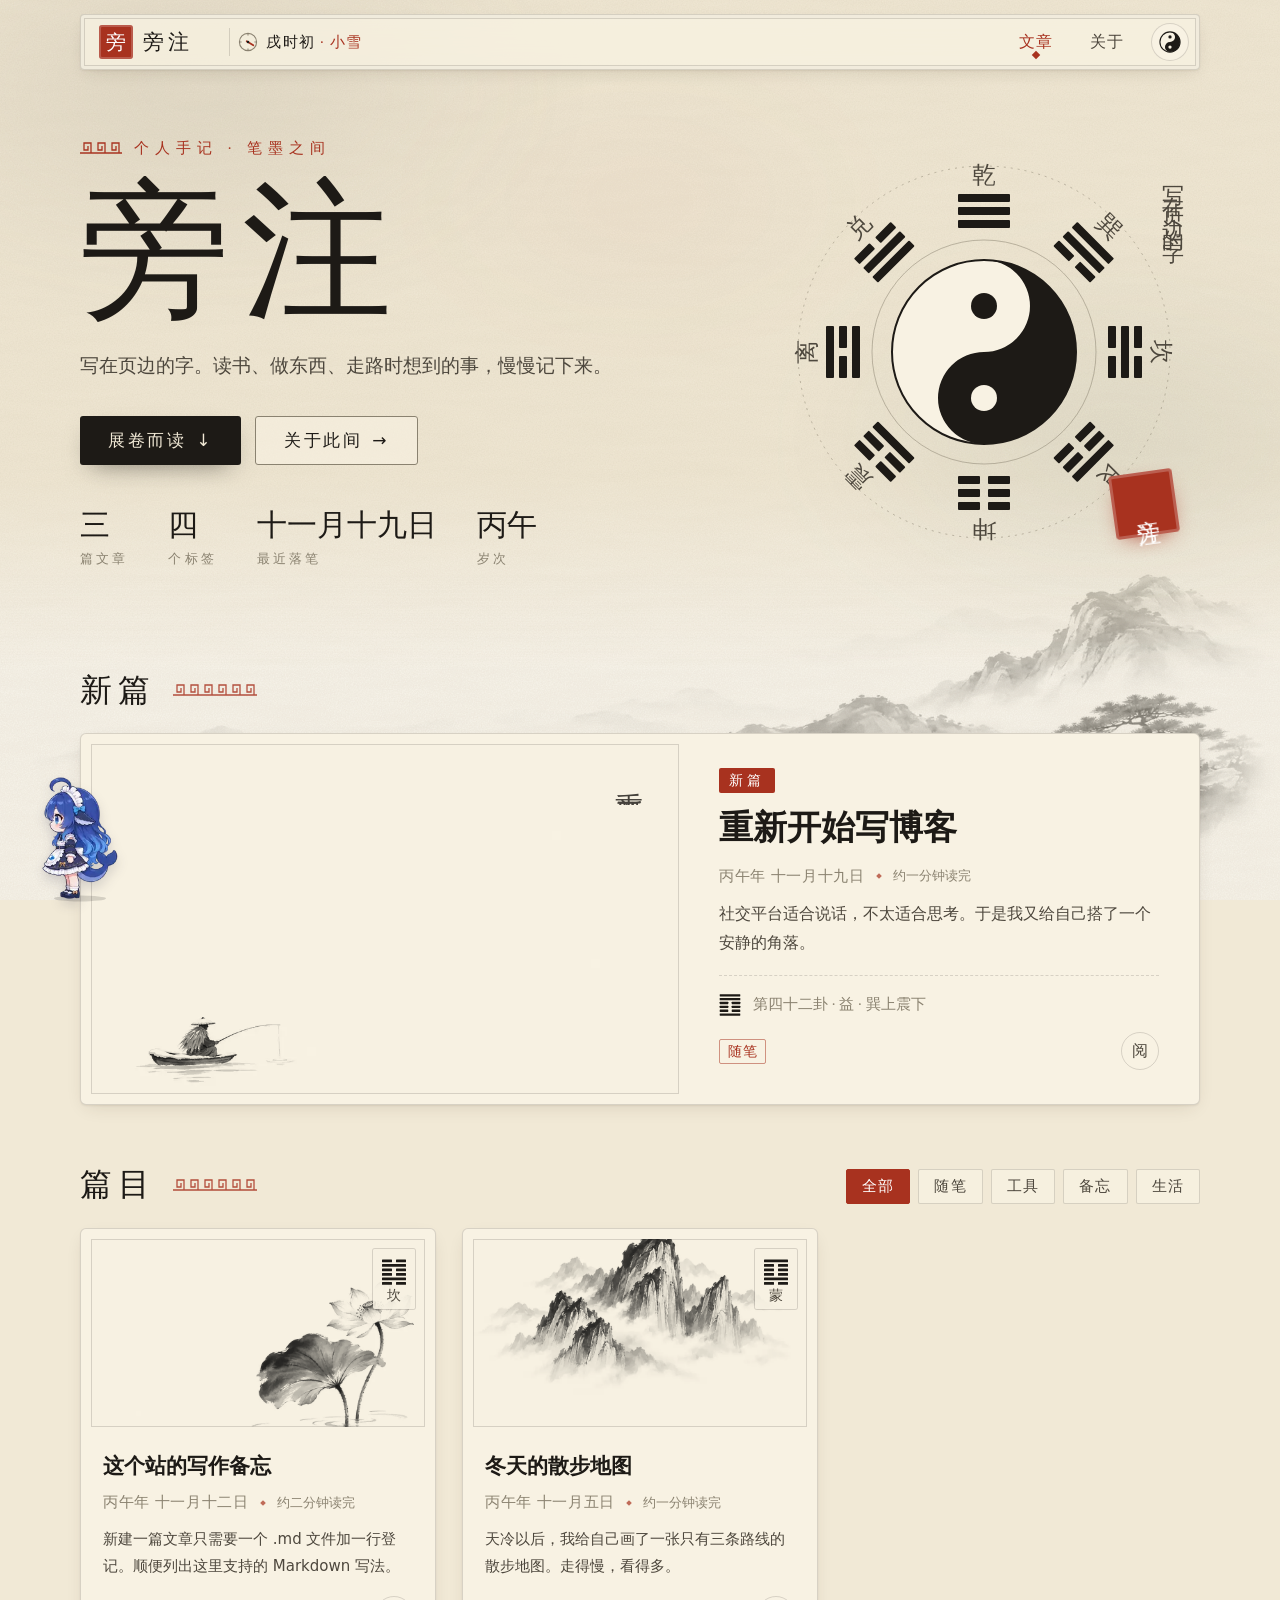
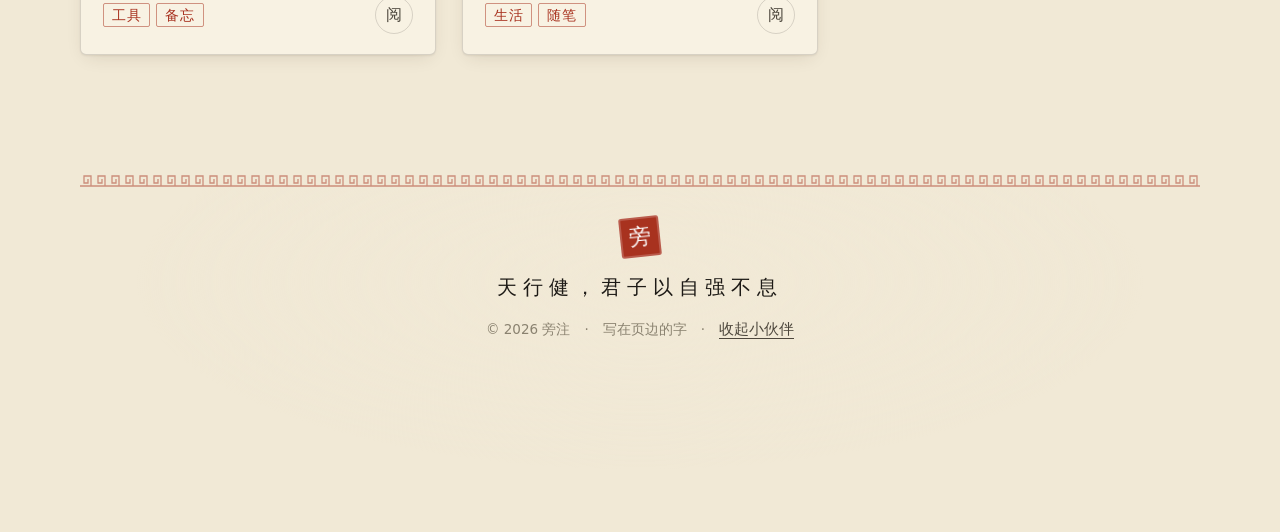
<file: index.html>
<!doctype html>
<html lang="zh-CN">
<head>
  <meta charset="utf-8">
  <meta name="viewport" content="width=device-width, initial-scale=1">
  <title>旁注</title>
  <meta name="description" content="写在页边的字。">
  <link rel="icon" href="data:image/svg+xml,%3Csvg xmlns='http://www.w3.org/2000/svg' viewBox='0 0 32 32'%3E%3Crect width='32' height='32' rx='4' fill='%23a8321f'/%3E%3Ctext x='16' y='24' font-size='21' text-anchor='middle' fill='white' font-family='KaiTi,STKaiti,serif'%3E旁%3C/text%3E%3C/svg%3E">
  <script>try { var d = document.documentElement, t = localStorage.getItem("theme"); if (t) d.dataset.pzTheme = t; if (sessionStorage.getItem("wipe") && !matchMedia("(prefers-reduced-motion: reduce)").matches) d.classList.add("wipe-in"); sessionStorage.removeItem("wipe"); } catch (e) {}</script>
  <link rel="stylesheet" href="static/site.css">
</head>
<body>
  <div class="backdrop" aria-hidden="true"><i class="mist m1"></i><i class="mist m2"></i><i class="mist m3"></i><div class="landscape"></div></div>

  <header class="topbar">
    <div class="topbar-inner">
      <a class="brand" href="./"><span class="seal" data-site="mark">旁</span><span class="brand-name" data-site="name">旁注</span></a>
      <span class="shichen" id="shichen" tabindex="0" role="timer">
        <svg class="sc-dial" viewBox="-10 -10 20 20" aria-hidden="true"><circle r="8.6"/><path class="sc-ticks" d="M0-8.6v2.2M0 8.6v-2.2M-8.6 0h2.2M8.6 0h-2.2"/><line class="sc-hand" x1="0" y1="1.5" x2="0" y2="-6.2"/><circle class="sc-pin" r="1.3"/></svg>
        <span class="sc-text"></span>
      </span>
      <nav class="nav">
        <a href="./" aria-current="page">文章</a>
        <a href="article.html?p=about">关于</a>
        <button class="theme-toggle" type="button" aria-label="切换昼夜">
          <svg viewBox="-12 -12 24 24" aria-hidden="true"><circle r="11" fill="var(--surface)" stroke="var(--ink)" stroke-width="1.2"/><path d="M0-11a11 11 0 0 1 0 22a5.5 5.5 0 0 1 0-11a5.5 5.5 0 0 0 0-11z" fill="var(--ink)"/><circle cy="-5.5" r="1.8" fill="var(--ink)"/><circle cy="5.5" r="1.8" fill="var(--surface)"/></svg>
        </button>
      </nav>
    </div>
  </header>

  <main>
    <section class="hero container">
      <div class="hero-text">
        <p class="eyebrow" data-reveal>个人手记 · 笔墨之间</p>
        <h1 class="hero-title" data-reveal style="--i:1"><span data-site="name">旁注</span></h1>
        <p class="hero-tagline" data-reveal style="--i:2" data-site="tagline">写在页边的字。</p>
        <div class="hero-actions" data-reveal style="--i:3">
          <a class="btn btn-primary" href="#posts" data-magnetic>展卷而读 <span>↓</span></a>
          <a class="btn btn-ghost" href="article.html?p=about" data-magnetic>关于此间 <span>→</span></a>
        </div>
        <dl class="hero-stats" data-reveal style="--i:4">
          <div><dt>篇文章</dt><dd id="stat-posts">–</dd></div>
          <div><dt>个标签</dt><dd id="stat-tags">–</dd></div>
          <div><dt>最近落笔</dt><dd id="stat-updated">–</dd></div>
          <div><dt>岁次</dt><dd id="stat-year">–</dd></div>
        </dl>
      </div>

      <div class="hero-art">
        <!-- 太极 + 先天八卦（八卦由 site.js 按卦象生成） -->
        <svg class="bagua" viewBox="0 0 400 400" aria-hidden="true">
          <g class="bagua-ring fade" id="bagua-ring"></g>
          <g class="taiji" id="taiji">
            <circle class="yang" cx="200" cy="200" r="92"/>
            <path class="yin" d="M200 108 A92 92 0 0 1 200 292 A46 46 0 0 1 200 200 A46 46 0 0 0 200 108 Z"/>
            <circle class="yin" cx="200" cy="154" r="13"/>
            <circle class="yang" cx="200" cy="246" r="13"/>
            <circle class="edge bagua-draw" cx="200" cy="200" r="92" pathLength="1"/>
          </g>
        </svg>
        <div class="hero-vertical" aria-hidden="true">写在页边的字</div>
        <button class="stamp" type="button" aria-label="再盖一次章">旁注</button>
      </div>
    </section>

    <section class="container" id="posts">
      <div class="section-head" data-reveal><h2>新篇</h2></div>
      <div id="featured"><div class="skeleton"></div></div>

      <div class="section-head" data-reveal>
        <h2>篇目</h2>
        <div class="filters" id="filters" role="toolbar" aria-label="按标签筛选"></div>
      </div>
      <div class="grid" id="grid"></div>
    </section>
  </main>

  <footer class="footer container">
    <span class="seal" data-site="mark" aria-hidden="true">旁</span>
    <span class="motto"><span class="day">天行健，君子以自强不息</span><span class="night">地势坤，君子以厚德载物</span></span>
    <span class="footer-line"><span>© <span data-site="year"></span> <span data-site="name">旁注</span></span><span>·</span><span>写在页边的字</span><span>·</span><button class="text-button" type="button" data-companion-toggle>收起小伙伴</button></span>
  </footer>

  <button class="to-top" type="button" aria-label="回到顶部">
    <svg viewBox="0 0 48 48" aria-hidden="true"><circle cx="24" cy="24" r="22" pathLength="1"/></svg>上
  </button>

  <script src="static/site.js"></script>
  <script src="static/fx.js"></script>
  <script src="static/companion.js"></script>
</body>
</html>
</file>
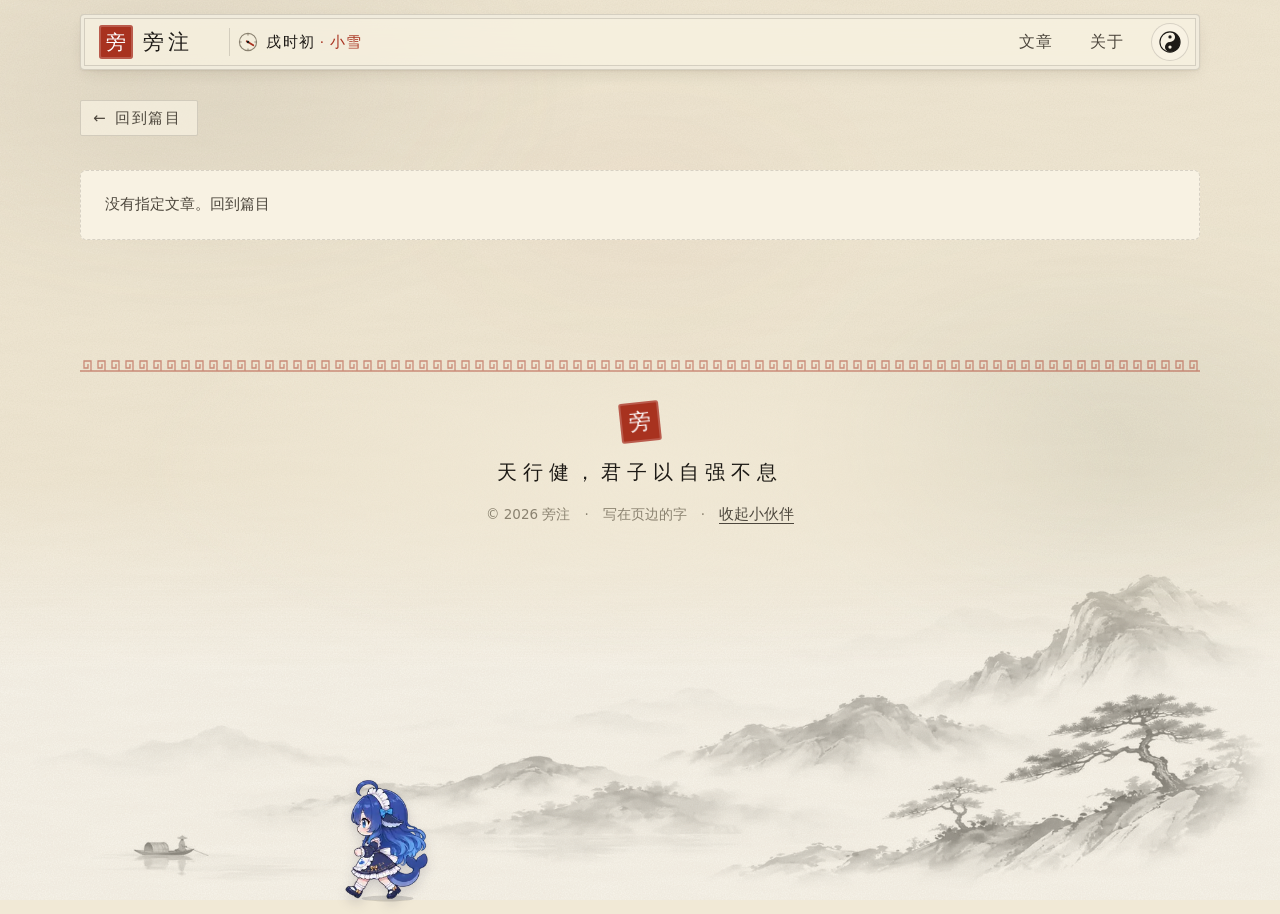
<file: article.html>
<!doctype html>
<html lang="zh-CN">
<head>
  <meta charset="utf-8">
  <meta name="viewport" content="width=device-width, initial-scale=1">
  <title>旁注</title>
  <link rel="icon" href="data:image/svg+xml,%3Csvg xmlns='http://www.w3.org/2000/svg' viewBox='0 0 32 32'%3E%3Crect width='32' height='32' rx='4' fill='%23a8321f'/%3E%3Ctext x='16' y='24' font-size='21' text-anchor='middle' fill='white' font-family='KaiTi,STKaiti,serif'%3E旁%3C/text%3E%3C/svg%3E">
  <script>try { var d = document.documentElement, t = localStorage.getItem("theme"); if (t) d.dataset.pzTheme = t; if (sessionStorage.getItem("wipe") && !matchMedia("(prefers-reduced-motion: reduce)").matches) d.classList.add("wipe-in"); sessionStorage.removeItem("wipe"); } catch (e) {}</script>
  <link rel="stylesheet" href="static/site.css">
</head>
<body>
  <div class="backdrop" aria-hidden="true"><i class="mist m1"></i><i class="mist m2"></i><i class="mist m3"></i><div class="landscape"></div></div>
  <div class="progress" aria-hidden="true"></div>

  <header class="topbar">
    <div class="topbar-inner">
      <a class="brand" href="./"><span class="seal" data-site="mark">旁</span><span class="brand-name" data-site="name">旁注</span></a>
      <span class="shichen" id="shichen" tabindex="0" role="timer">
        <svg class="sc-dial" viewBox="-10 -10 20 20" aria-hidden="true"><circle r="8.6"/><path class="sc-ticks" d="M0-8.6v2.2M0 8.6v-2.2M-8.6 0h2.2M8.6 0h-2.2"/><line class="sc-hand" x1="0" y1="1.5" x2="0" y2="-6.2"/><circle class="sc-pin" r="1.3"/></svg>
        <span class="sc-text"></span>
      </span>
      <nav class="nav">
        <a href="./">文章</a>
        <a href="article.html?p=about" data-nav="about">关于</a>
        <button class="theme-toggle" type="button" aria-label="切换昼夜">
          <svg viewBox="-12 -12 24 24" aria-hidden="true"><circle r="11" fill="var(--surface)" stroke="var(--ink)" stroke-width="1.2"/><path d="M0-11a11 11 0 0 1 0 22a5.5 5.5 0 0 1 0-11a5.5 5.5 0 0 0 0-11z" fill="var(--ink)"/><circle cy="-5.5" r="1.8" fill="var(--ink)"/><circle cy="5.5" r="1.8" fill="var(--surface)"/></svg>
        </button>
      </nav>
    </div>
  </header>

  <main class="container">
    <a class="back" href="./"><span>←</span> 回到篇目</a>
    <!-- 文章内容由 static/site.js 读取 content/文件名.md 后渲染 -->
    <article id="article" aria-live="polite"><div class="skeleton" style="margin-top:30px"></div></article>
  </main>

  <footer class="footer container">
    <span class="seal" data-site="mark" aria-hidden="true">旁</span>
    <span class="motto"><span class="day">天行健，君子以自强不息</span><span class="night">地势坤，君子以厚德载物</span></span>
    <span class="footer-line"><span>© <span data-site="year"></span> <span data-site="name">旁注</span></span><span>·</span><span>写在页边的字</span><span>·</span><button class="text-button" type="button" data-companion-toggle>收起小伙伴</button></span>
  </footer>

  <button class="to-top" type="button" aria-label="回到顶部">
    <svg viewBox="0 0 48 48" aria-hidden="true"><circle cx="24" cy="24" r="22" pathLength="1"/></svg>上
  </button>

  <script src="static/site.js"></script>
  <script src="static/fx.js"></script>
  <script src="static/companion.js"></script>
</body>
</html>
</file>
<file: static/site.css>
/* ---------------------------------------------------------------
   旁注 · 样式表（水墨 · 宣纸 · 朱砂）
   颜色都集中在下面的变量里；浅色为「宣纸」，深色为「墨夜」。
---------------------------------------------------------------- */
:root {
  --bg: #f1e9d6;          /* 宣纸 */
  --surface: #f8f2e3;
  --surface-2: #e7dcc4;
  --ink: #1d1a16;         /* 墨 */
  --ink-2: #4d473d;
  --ink-3: #8a8270;
  --line: rgba(29, 26, 22, 0.15);
  --accent: #a8321f;      /* 朱砂 */
  --accent-2: #3d5c55;    /* 黛青 */
  --accent-3: #9c7733;    /* 赭金 */
  --accent-soft: rgba(168, 50, 31, 0.1);
  --mark: rgba(168, 50, 31, 0.13);
  --shadow-sm: 0 1px 2px rgba(60, 40, 15, 0.08), 0 6px 18px -6px rgba(60, 40, 15, 0.14);
  --shadow-lg: 0 2px 6px rgba(60, 40, 15, 0.1), 0 28px 60px -18px rgba(60, 40, 15, 0.38);
  --code-bg: #24211c;
  --code-ink: #efe6d2;
  --paint-filter: none;   /* 水墨画在深色模式下会反相 */
  --paint-blend: multiply;
  --landscape-opacity: .55;
  --glare: rgba(38, 30, 22, .14);   /* 卡片上跟随鼠标的光晕：浅色模式是一团淡墨影 */

  --sans: "PingFang SC", "Hiragino Sans GB", "Microsoft YaHei", "Noto Sans SC", system-ui, sans-serif;
  --serif: "Noto Serif SC", "Source Han Serif SC", "Songti SC", "STSong", "SimSun", serif;
  --kai: "STKaiti", "KaiTi", "Kaiti SC", "BiauKai", "楷体", var(--serif);
  --latin-serif: Georgia, "Times New Roman", serif;
  --mono: "Cascadia Code", "JetBrains Mono", Consolas, monospace;
  --radius: 6px;
  --ease-out: cubic-bezier(.22, 1, .36, 1);
  --ease-spring: cubic-bezier(.34, 1.56, .64, 1);
  /* 回纹 */
  --fret: url("data:image/svg+xml,%3Csvg xmlns='http://www.w3.org/2000/svg' width='14' height='12'%3E%3Cpath d='M0 11H14M11 11V1H4V8H8V4' fill='none' stroke='%23a8321f' stroke-width='1.3'/%3E%3C/svg%3E");
  color-scheme: light;
}
@media (prefers-color-scheme: dark) {
  :root:not([data-pz-theme="light"]) {
    --bg: #14120f; --surface: #1c1915; --surface-2: #28241e;
    --ink: #ebe2cd; --ink-2: #bdb39f; --ink-3: #82796a; --line: rgba(235, 226, 205, 0.12);
    --accent: #d35a42; --accent-2: #8db0a6; --accent-3: #d2aa5e; --accent-soft: rgba(211, 90, 66, 0.14);
    --mark: rgba(211, 90, 66, 0.2);
    --shadow-sm: 0 1px 2px rgba(0, 0, 0, .35), 0 6px 18px -6px rgba(0, 0, 0, .4);
    --shadow-lg: 0 2px 6px rgba(0, 0, 0, .4), 0 28px 60px -18px rgba(0, 0, 0, .7);
    --code-bg: #0d0c0a;
    --paint-filter: invert(1) hue-rotate(180deg);
    --paint-blend: screen;
    --landscape-opacity: .32;
    --glare: rgba(255, 250, 235, .32);
    --fret: url("data:image/svg+xml,%3Csvg xmlns='http://www.w3.org/2000/svg' width='14' height='12'%3E%3Cpath d='M0 11H14M11 11V1H4V8H8V4' fill='none' stroke='%23d35a42' stroke-width='1.3'/%3E%3C/svg%3E");
    color-scheme: dark;
  }
}
:root[data-pz-theme="dark"] {
  --bg: #14120f; --surface: #1c1915; --surface-2: #28241e;
  --ink: #ebe2cd; --ink-2: #bdb39f; --ink-3: #82796a; --line: rgba(235, 226, 205, 0.12);
  --accent: #d35a42; --accent-2: #8db0a6; --accent-3: #d2aa5e; --accent-soft: rgba(211, 90, 66, 0.14);
  --mark: rgba(211, 90, 66, 0.2);
  --shadow-sm: 0 1px 2px rgba(0, 0, 0, .35), 0 6px 18px -6px rgba(0, 0, 0, .4);
  --shadow-lg: 0 2px 6px rgba(0, 0, 0, .4), 0 28px 60px -18px rgba(0, 0, 0, .7);
  --code-bg: #0d0c0a;
  --paint-filter: invert(1) hue-rotate(180deg);
  --paint-blend: screen;
  --landscape-opacity: .32;
  --glare: rgba(255, 250, 235, .32);
  --fret: url("data:image/svg+xml,%3Csvg xmlns='http://www.w3.org/2000/svg' width='14' height='12'%3E%3Cpath d='M0 11H14M11 11V1H4V8H8V4' fill='none' stroke='%23d35a42' stroke-width='1.3'/%3E%3C/svg%3E");
  color-scheme: dark;
}

/* ================= 基础 ================= */
*, *::before, *::after { box-sizing: border-box; }
html { -webkit-text-size-adjust: 100%; scroll-behavior: smooth; }
body {
  margin: 0; min-height: 100vh;
  background: var(--bg); color: var(--ink);
  font: 16px/1.85 var(--sans);
  -webkit-font-smoothing: antialiased;
  overflow-x: hidden;
}
a { color: inherit; text-decoration: none; }
button { font: inherit; color: inherit; }
img { max-width: 100%; }
::selection { background: var(--accent); color: #fff; }
:focus-visible { outline: 2px solid var(--accent); outline-offset: 3px; border-radius: 4px; }
.container { width: min(1120px, 100% - 40px); margin-inline: auto; }

/* 背景：宣纸纹理 + 飘动的墨雾 + 底部远山 */
.backdrop { position: fixed; inset: 0; z-index: -1; overflow: hidden; pointer-events: none; }
.backdrop::before {
  content: ""; position: absolute; inset: 0; opacity: .5; mix-blend-mode: multiply;
  background-image: url("data:image/svg+xml,%3Csvg xmlns='http://www.w3.org/2000/svg' width='220' height='220'%3E%3Cfilter id='n'%3E%3CfeTurbulence type='fractalNoise' baseFrequency='.75' numOctaves='3' stitchTiles='stitch'/%3E%3CfeColorMatrix values='0 0 0 0 .45 0 0 0 0 .36 0 0 0 0 .22 0 0 0 .28 0'/%3E%3C/filter%3E%3Crect width='100%25' height='100%25' filter='url(%23n)'/%3E%3C/svg%3E"),
                    url("data:image/svg+xml,%3Csvg xmlns='http://www.w3.org/2000/svg' width='400' height='400'%3E%3Cfilter id='f'%3E%3CfeTurbulence type='fractalNoise' baseFrequency='.012 .09' numOctaves='2' seed='7'/%3E%3CfeColorMatrix values='0 0 0 0 .5 0 0 0 0 .4 0 0 0 0 .25 0 0 0 .12 0'/%3E%3C/filter%3E%3Crect width='100%25' height='100%25' filter='url(%23f)'/%3E%3C/svg%3E");
}
.mist { position: absolute; border-radius: 50%; filter: blur(60px); opacity: .5; animation: drift 36s ease-in-out infinite alternate;
  background: radial-gradient(closest-side, rgba(120, 112, 98, .28), transparent); }
.m1 { width: 60vmax; height: 30vmax; left: -15vmax; top: -8vmax; }
.m2 { width: 50vmax; height: 26vmax; right: -12vmax; top: 30vh; animation-duration: 44s; animation-delay: -12s;
  background: radial-gradient(closest-side, rgba(61, 92, 85, .2), transparent); }
.m3 { width: 40vmax; height: 20vmax; left: 30vw; top: 8vh; animation-duration: 52s; animation-delay: -20s;
  background: radial-gradient(closest-side, rgba(168, 50, 31, .08), transparent); }
@keyframes drift {
  0% { transform: translate(0, 0) scale(1); }
  100% { transform: translate(8vmax, 3vmax) scale(1.15); }
}
.landscape {
  position: absolute; left: 0; right: 0; bottom: 0; height: min(38vw, 420px);
  background: url("img/landscape.webp") center bottom / cover no-repeat;
  opacity: var(--landscape-opacity); filter: var(--paint-filter); mix-blend-mode: var(--paint-blend);
  -webkit-mask-image: linear-gradient(transparent, #000 45%); mask-image: linear-gradient(transparent, #000 45%);
}

/* ================= 顶栏 ================= */
.topbar { position: sticky; top: 14px; z-index: 30; margin-top: 14px; }
.topbar-inner {
  width: min(1120px, 100% - 24px); margin-inline: auto;
  display: flex; align-items: center; justify-content: space-between; gap: 12px;
  padding: 8px 10px 8px 12px; border-radius: 4px;
  background: color-mix(in srgb, var(--surface) 78%, transparent);
  border: 1px solid var(--line);
  box-shadow: var(--shadow-sm), inset 0 0 0 3px color-mix(in srgb, var(--surface) 78%, transparent), inset 0 0 0 4px var(--line);
  backdrop-filter: blur(14px) saturate(1.2); -webkit-backdrop-filter: blur(14px) saturate(1.2);
}
.brand { display: inline-flex; align-items: center; gap: 10px; padding: 2px 6px; }
.seal {
  display: grid; place-items: center; width: 34px; height: 34px; border-radius: 3px;
  background: var(--accent); color: #fff; font: 400 20px/1 var(--kai);
  box-shadow: inset 0 0 0 2px rgba(255,255,255,.2);
  transition: transform .5s var(--ease-spring);
}
.brand:hover .seal { transform: rotate(-12deg) scale(1.08); }
.brand-name { font: 400 21px/1 var(--kai); letter-spacing: .2em; }
/* 顶栏时辰钟 */
.shichen {
  display: inline-flex; align-items: center; gap: 8px; margin-right: auto; margin-left: 18px; padding: 4px 12px 4px 8px;
  border-left: 1px solid var(--line); font: 400 15px/1 var(--kai); color: var(--ink-2); letter-spacing: .08em; white-space: nowrap;
}
.shichen b { font-weight: 400; color: var(--ink); }
.sc-jq { color: var(--accent); }
.sc-dial { width: 20px; height: 20px; flex: none; }
.sc-dial circle:first-child { fill: none; stroke: var(--ink-3); stroke-width: 1.1; }
.sc-ticks { stroke: var(--ink-3); stroke-width: 1.1; }
.sc-hand { stroke: var(--accent); stroke-width: 1.8; stroke-linecap: round; transition: transform .6s var(--ease-out); }
.sc-pin { fill: var(--ink); }
.nav { display: flex; align-items: center; gap: 4px; }
.nav a { position: relative; padding: 7px 16px; font: 400 16px/1.4 var(--kai); letter-spacing: .1em; color: var(--ink-2); transition: color .25s; }
.nav a::after {
  content: ""; position: absolute; left: 50%; bottom: 2px; width: 6px; height: 6px; margin-left: -3px;
  background: var(--accent); transform: rotate(45deg) scale(0); transition: transform .35s var(--ease-spring);
}
.nav a:hover, .nav a[aria-current="page"] { color: var(--accent); }
.nav a:hover::after, .nav a[aria-current="page"]::after { transform: rotate(45deg) scale(1); }
.theme-toggle {
  display: grid; place-items: center; width: 38px; height: 38px; margin-left: 6px; padding: 0;
  border: 1px solid var(--line); border-radius: 50%; background: var(--surface); cursor: pointer;
  transition: border-color .25s;
}
.theme-toggle:hover { border-color: var(--accent); }
.theme-toggle svg { width: 22px; height: 22px; transition: transform .8s var(--ease-spring); }
.theme-toggle:hover svg { transform: rotate(180deg); }

/* ================= 按钮 ================= */
.btn {
  position: relative; overflow: hidden; display: inline-flex; align-items: center; gap: 10px;
  padding: 12px 28px; border-radius: 3px; font: 400 17px/1.4 var(--kai); letter-spacing: .15em;
  transition: box-shadow .3s, background .3s, color .3s, border-color .3s;
}
.btn span { display: inline-block; font-family: var(--sans); transition: transform .4s var(--ease-spring); }
.btn-primary { background: var(--ink); color: var(--bg); box-shadow: 0 10px 26px -12px rgba(29, 26, 22, .6); isolation: isolate; }
.btn-primary::before {
  content: ""; position: absolute; inset: -2px; z-index: -1;
  background: var(--accent); clip-path: circle(0 at 50% 120%); transition: clip-path .55s var(--ease-out);
}
.btn-primary:hover::before { clip-path: circle(140% at 50% 120%); }
.btn-primary:hover { color: #fff; box-shadow: 0 14px 30px -12px var(--accent); }
.btn-primary:hover span { transform: translateY(3px); }
.btn-ghost { border: 1px solid var(--ink-3); background: color-mix(in srgb, var(--surface) 60%, transparent); }
.btn-ghost:hover { border-color: var(--accent); color: var(--accent); }
.btn-ghost:hover span { transform: translateX(4px); }

/* 点击涟漪（由 fx.js 插入） */
.ripple {
  position: absolute; border-radius: 50%; pointer-events: none; z-index: 0;
  width: 10px; height: 10px; margin: -5px 0 0 -5px;
  background: radial-gradient(circle, rgba(255,255,255,.5), rgba(255,255,255,0) 70%);
  animation: ripple .8s var(--ease-out) forwards;
}
.card .ripple, .btn-ghost .ripple, .chip .ripple { background: radial-gradient(circle, rgba(29,26,22,.12), transparent 70%); }
@keyframes ripple { to { transform: scale(60); opacity: 0; } }

/* ================= 首页 Hero ================= */
.hero { display: grid; grid-template-columns: 1.2fr .8fr; align-items: center; gap: 40px; padding: 64px 0 40px; }
.eyebrow { display: inline-flex; align-items: center; gap: 12px; margin: 0 0 20px; font: 400 15px/1 var(--kai); letter-spacing: .4em; color: var(--accent); }
.eyebrow::before { content: ""; width: 42px; height: 12px; background: var(--fret) repeat-x left center / auto 12px; }
.hero-title {
  margin: 0; font: 400 clamp(72px, 12vw, 150px)/1 var(--kai); letter-spacing: .08em;
  background: linear-gradient(110deg, var(--ink) 35%, var(--accent) 50%, var(--ink) 65%);
  background-size: 300% 100%; background-position: 100% 0;
  -webkit-background-clip: text; background-clip: text; color: transparent;
  transition: background-position 1.4s var(--ease-out);
}
.hero-title:hover { background-position: 0 0; }
.hero-tagline { margin: 22px 0 0; max-width: 28em; font: 400 19px/1.9 var(--kai); color: var(--ink-2); }
.hero-actions { display: flex; flex-wrap: wrap; gap: 14px; margin-top: 32px; }
.hero-stats { display: flex; gap: 40px; margin: 42px 0 0; padding: 0; }
.hero-stats div { display: flex; flex-direction: column-reverse; gap: 4px; }
.hero-stats dt { font-size: 12.5px; letter-spacing: .25em; color: var(--ink-3); white-space: nowrap; }
.hero-stats dd { white-space: nowrap; }
.hero-stats dd { margin: 0; font: 400 30px/1.2 var(--kai); }

.hero-art { position: relative; aspect-ratio: 1; max-width: 400px; width: 100%; justify-self: center; }
.bagua { position: absolute; inset: 0; width: 100%; height: 100%; overflow: visible; }
.bagua-ring { transform-origin: 200px 200px; animation: turn 160s linear infinite reverse; }
.bagua-ring .yao { fill: var(--ink); }
.bagua-ring text { fill: var(--ink-2); font: 400 24px var(--kai); }
.bagua-ring .rim { fill: none; stroke: var(--ink-3); stroke-width: 1; opacity: .5; }
.bagua-ring .rim.dash { stroke-dasharray: 2 5; }
.taiji { transform-origin: 200px 200px; animation: turn 40s linear infinite; cursor: pointer; }
.taiji .yin { fill: var(--ink); }
.taiji .yang { fill: var(--surface); }
.taiji .edge { fill: none; stroke: var(--ink); stroke-width: 2; }
@keyframes turn { to { transform: rotate(360deg); } }
.bagua-draw { stroke-dasharray: 1; stroke-dashoffset: 1; animation: draw 2s .2s var(--ease-out) forwards; }
@keyframes draw { to { stroke-dashoffset: 0; } }
.hero-art .fade { opacity: 0; animation: fade-in 1.4s .6s forwards; }
.hero-vertical {
  position: absolute; right: -6px; top: 4%; writing-mode: vertical-rl;
  font: 400 22px/1.5 var(--kai); letter-spacing: .5em; color: var(--ink-2);
  opacity: 0; animation: fade-in 1.4s 1.2s forwards;
}
.stamp {
  position: absolute; right: 2%; bottom: 4%; width: 64px; height: 64px; padding: 0; cursor: pointer;
  border: 0; border-radius: 4px; background: var(--accent); color: #fff;
  font: 400 23px/1.05 var(--kai); writing-mode: vertical-rl; letter-spacing: .08em;
  box-shadow: inset 0 0 0 3px rgba(255,255,255,.22), 0 8px 22px -10px var(--accent);
  opacity: 0; transform: rotate(-8deg); animation: stamp .7s 1.9s var(--ease-spring) forwards;
}
.stamp.again { animation: stamp .6s var(--ease-spring) forwards; }
@keyframes stamp {
  0% { opacity: 0; transform: scale(2.2) rotate(-20deg); }
  55% { opacity: 1; transform: scale(.88) rotate(-6deg); }
  75% { transform: scale(1.06) rotate(-9deg); }
  100% { opacity: 1; transform: scale(1) rotate(-8deg); }
}
@keyframes fade-in { to { opacity: 1; } }

/* ================= 文章区 ================= */
.section-head { display: flex; flex-wrap: wrap; align-items: end; justify-content: space-between; gap: 16px; margin: 60px 0 24px; }
.section-head h2 { margin: 0; font: 400 32px/1.2 var(--kai); letter-spacing: .2em; display: flex; align-items: center; gap: 16px; }
.section-head h2::after { content: ""; width: 84px; height: 12px; background: var(--fret) repeat-x left center / auto 12px; opacity: .85; }
.filters { display: flex; flex-wrap: wrap; gap: 8px; }
.chip {
  position: relative; overflow: hidden; padding: 5px 15px; border-radius: 2px; cursor: pointer;
  border: 1px solid var(--line); background: color-mix(in srgb, var(--surface) 70%, transparent);
  font: 400 15px/1.5 var(--kai); color: var(--ink-2); letter-spacing: .08em;
  transition: color .25s, border-color .25s, background .25s, transform .3s var(--ease-spring);
}
.chip:hover { color: var(--accent); border-color: var(--accent); transform: translateY(-2px); }
.chip[aria-pressed="true"] { background: var(--accent); border-color: var(--accent); color: #fff; }

/* 卡片：像装裱好的画 */
.card {
  --rx: 0deg; --ry: 0deg;
  position: relative; display: flex; flex-direction: column; overflow: hidden; isolation: isolate;
  border-radius: var(--radius); background: var(--surface);
  border: 1px solid var(--line);
  box-shadow: var(--shadow-sm);
  transform: perspective(900px) rotateX(var(--rx)) rotateY(var(--ry)) translateY(var(--lift, 0));
  transition: transform .5s var(--ease-out), box-shadow .4s, border-color .4s;
  will-change: transform;
}
.card:hover { --lift: -6px; box-shadow: var(--shadow-lg); border-color: color-mix(in srgb, var(--accent) 40%, var(--line)); transition: transform .12s linear, box-shadow .4s, border-color .4s; }
.card:active { --lift: -2px; }
.card::after {
  content: ""; position: absolute; inset: 0; z-index: 3; pointer-events: none; opacity: 0;
  background: radial-gradient(420px circle at var(--mx, 50%) var(--my, 50%), var(--glare), transparent 48%);
  transition: opacity .4s;
}
.card:hover::after { opacity: 1; }
.cover {
  position: relative; overflow: hidden; aspect-ratio: 16 / 9; margin: 10px 10px 0;
  background: var(--surface);
  box-shadow: inset 0 0 0 1px var(--line);
}
.cover img, .cover > div { position: absolute; inset: 0; width: 100%; height: 100%; object-fit: cover; background-size: cover; background-position: center;
  filter: var(--paint-filter); mix-blend-mode: var(--paint-blend); transition: transform 1.2s var(--ease-out); }
.card:hover .cover img, .card:hover .cover > div { transform: scale(1.06); }
.gua-badge {
  position: absolute; top: 10px; right: 10px; z-index: 2; display: flex; flex-direction: column; align-items: center; gap: 4px;
  padding: 8px 8px 6px; border-radius: 2px; background: color-mix(in srgb, var(--surface) 88%, transparent);
  box-shadow: 0 0 0 1px var(--line); font: 400 14px/1 var(--kai); color: var(--ink-2);
  transition: transform .5s var(--ease-spring);
}
.card:hover .gua-badge { transform: translateY(-3px) rotate(-3deg); }
.gua { display: block; width: 26px; height: 28px; }
.gua rect { fill: var(--ink); transform-box: fill-box; transform-origin: center; transition: transform .4s var(--ease-out), fill .3s; }
.card:hover .gua rect { fill: var(--accent); }
.card:hover .gua .yin-l { transform: translateX(-2px); }
.card:hover .gua .yin-r { transform: translateX(2px); }
.card-body { position: relative; z-index: 1; display: flex; flex-direction: column; flex: 1; padding: 18px 22px 20px; }
.meta { display: flex; flex-wrap: wrap; align-items: center; gap: 6px 12px; font-size: 13px; color: var(--ink-3); }
.meta time { font-family: var(--kai); font-size: 14.5px; letter-spacing: .05em; }
.meta .dot { width: 4px; height: 4px; background: var(--accent); transform: rotate(45deg); opacity: .7; }
.card-title { margin: 6px 0 8px; font: 700 21px/1.45 var(--serif); }
.card-title span {
  background: linear-gradient(var(--mark), var(--mark)) no-repeat 0 92% / 0% 34%;
  transition: background-size .6s var(--ease-out);
}
.card:hover .card-title span { background-size: 100% 34%; }
.card-summary { margin: 0; color: var(--ink-2); font-size: 15px; line-height: 1.8; }
.card-foot { display: flex; align-items: center; justify-content: space-between; gap: 10px; margin-top: auto; padding-top: 16px; }
.tags { display: flex; flex-wrap: wrap; gap: 6px; }
.tag { font: 400 13.5px/1 var(--kai); padding: 5px 8px 4px; border: 1px solid color-mix(in srgb, var(--accent) 50%, transparent); border-radius: 2px; color: var(--accent); letter-spacing: .05em; }
.read-more {
  display: grid; place-items: center; width: 38px; height: 38px; flex: none; border-radius: 50%;
  border: 1px solid var(--line); color: var(--ink-2); font: 400 16px/1 var(--kai);
  transition: background .35s, color .35s, border-color .35s, transform .5s var(--ease-spring);
}
.card:hover .read-more { background: var(--accent); border-color: var(--accent); color: #fff; transform: rotate(-12deg) scale(1.08); }

.featured { display: grid; grid-template-columns: 1.15fr 1fr; }
.featured .cover { aspect-ratio: auto; min-height: 330px; margin: 10px 0 10px 10px; }
.featured .card-body { padding: 34px 40px; justify-content: center; }
.featured .card-title { font: 700 clamp(25px, 3vw, 34px)/1.35 var(--serif); margin: 12px 0 12px; }
.featured .card-summary { font-size: 16px; }
.badge { align-self: flex-start; padding: 4px 10px 3px; border-radius: 2px; background: var(--accent); color: #fff; font: 400 14px/1.3 var(--kai); letter-spacing: .3em; }
.cover-title {
  position: absolute; top: 26px; right: 30px; z-index: 2; writing-mode: vertical-rl;
  font: 400 clamp(20px, 2.2vw, 28px)/1.5 var(--kai); letter-spacing: .18em; color: var(--ink); opacity: .82;
  max-height: calc(100% - 52px); overflow: hidden;
  transition: transform .8s var(--ease-out), opacity .4s;
}
.card:hover .cover-title { transform: translateY(6px); opacity: 1; }
.gua-line { display: flex; align-items: center; gap: 12px; margin-top: 18px; padding-top: 16px; border-top: 1px dashed var(--line); color: var(--ink-3); font: 400 15px/1.5 var(--kai); }
.gua-line .gua { width: 22px; height: 24px; }

.grid { display: grid; grid-template-columns: repeat(auto-fill, minmax(300px, 1fr)); gap: 26px; }
.grid .card.is-hidden { display: none; }
.grid:not(.filtering) .card.is-latest { display: none; }
.empty { grid-column: 1 / -1; padding: 40px; text-align: center; color: var(--ink-3); border: 1px dashed var(--line); border-radius: var(--radius); font-family: var(--kai); }

.notice { padding: 20px 24px; border-radius: var(--radius); border: 1px dashed var(--line); background: var(--surface); color: var(--ink-2); font-size: 15px; }
.notice code { font-family: var(--mono); background: var(--surface-2); padding: 1px 6px; border-radius: 3px; }

.skeleton { height: 320px; border-radius: var(--radius); background: linear-gradient(100deg, var(--surface) 30%, var(--surface-2) 50%, var(--surface) 70%) 0 0 / 300% 100%; animation: shimmer 1.4s linear infinite; }
@keyframes shimmer { to { background-position: -150% 0; } }

/* 入场动画：像墨在纸上慢慢显出来 */
[data-reveal] { opacity: 0; transform: translateY(22px); filter: blur(4px); transition: opacity 1s var(--ease-out), transform 1s var(--ease-out), filter 1s var(--ease-out); transition-delay: calc(var(--i, 0) * 90ms); }
[data-reveal].in { opacity: 1; transform: none; filter: none; }

/* ================= 文章页 ================= */
.article-head { margin-top: 30px; }
.article-banner { position: relative; height: clamp(180px, 26vw, 300px); overflow: hidden; border-radius: var(--radius);
  background: var(--surface); box-shadow: var(--shadow-sm), inset 0 0 0 1px var(--line); }
.article-banner img, .article-banner > div { position: absolute; inset: 0; width: 100%; height: 100%; object-fit: contain; background-size: cover; background-position: center;
  filter: var(--paint-filter); mix-blend-mode: var(--paint-blend); }
.article-title-row { display: grid; grid-template-columns: auto 1fr; gap: 28px; align-items: center; margin: -46px 34px 0; position: relative; }
.gua-card {
  display: flex; flex-direction: column; align-items: center; gap: 8px; padding: 16px 16px 12px; min-width: 92px;
  background: var(--surface); border-radius: 3px; box-shadow: var(--shadow-lg), inset 0 0 0 3px var(--surface), inset 0 0 0 4px var(--line);
}
.gua-card .gua { width: 44px; height: 48px; }
.gua-card strong { font: 400 26px/1 var(--kai); color: var(--accent); }
.gua-card small { font: 400 12.5px/1 var(--kai); color: var(--ink-3); letter-spacing: .1em; }
.article-title-row h1 { margin: 34px 0 0; font: 700 clamp(28px, 4.4vw, 44px)/1.3 var(--serif); letter-spacing: .03em; }
.article-title-row .meta { margin-top: 12px; }
.lead { margin: 10px 0 0; max-width: 34em; font: 400 18.5px/1.8 var(--kai); color: var(--ink-2); }
.plain-head { margin: 40px 0 10px; padding-bottom: 24px; border-bottom: 1px solid var(--line); }
.plain-head h1 { margin: 0; font: 400 clamp(36px, 6vw, 56px)/1.3 var(--kai); letter-spacing: .2em; }

.back { display: inline-flex; align-items: center; gap: 8px; margin-top: 30px; padding: 7px 16px 6px 12px; border-radius: 2px; font: 400 15px/1.4 var(--kai); letter-spacing: .1em; color: var(--ink-2); border: 1px solid var(--line); background: color-mix(in srgb, var(--surface) 70%, transparent); transition: color .25s, border-color .25s; }
.back span { display: inline-block; font-family: var(--sans); transition: transform .4s var(--ease-spring); }
.back:hover { color: var(--accent); border-color: var(--accent); }
.back:hover span { transform: translateX(-5px); }

.article-layout { display: grid; grid-template-columns: minmax(0, 720px) 220px; justify-content: center; gap: 64px; margin-top: 46px; }
.article-layout.no-toc { grid-template-columns: minmax(0, 720px); }
.toc { position: sticky; top: 110px; align-self: start; font-size: 14px; }
.toc-title { font: 400 16px/1 var(--kai); letter-spacing: .4em; color: var(--ink-2); margin-bottom: 14px; display: flex; align-items: center; gap: 10px; }
.toc-title::before { content: ""; width: 7px; height: 7px; background: var(--accent); transform: rotate(45deg); }
.toc ol { list-style: none; margin: 0; padding: 0 0 0 14px; border-left: 1px solid var(--line); }
.toc a { position: relative; display: block; padding: 6px 0; color: var(--ink-3); transition: color .25s, transform .3s var(--ease-out); }
.toc a::before { content: ""; position: absolute; left: -15.5px; top: 50%; width: 2px; height: 0; background: var(--accent); transform: translateY(-50%); transition: height .3s var(--ease-out); }
.toc a:hover { color: var(--ink); transform: translateX(3px); }
.toc a.active { color: var(--accent); }
.toc a.active::before { height: 70%; }
.toc .lv3 a { padding-left: 12px; font-size: 13px; }

.prose { font-size: 17.5px; line-height: 2.05; }
.prose > :first-child { margin-top: 0; }
.prose > p:first-of-type::first-letter { float: left; font: 400 3.6em/1 var(--kai); margin: .06em .14em 0 0; color: var(--accent); }
.prose p { margin: 0 0 1.3em; text-align: justify; }
.prose h2, .prose h3 { position: relative; scroll-margin-top: 100px; }
.prose h2 { font: 700 26px/1.4 var(--serif); margin: 2.4em 0 .8em; }
.prose h2::before { content: ""; position: absolute; left: -24px; top: .5em; width: 9px; height: 9px; background: var(--accent); transform: rotate(45deg); }
.prose h3 { font-size: 20px; margin: 1.9em 0 .6em; }
.anchor { position: static; margin-left: .4em; opacity: 0; color: var(--ink-3); font-weight: 400; transition: opacity .2s; }
.prose h2:hover .anchor, .prose h3:hover .anchor { opacity: 1; }
.prose a { color: var(--accent); background: linear-gradient(currentColor, currentColor) 0 100% / 100% 1px no-repeat; padding-bottom: 2px; transition: background-size .35s var(--ease-out), color .25s; }
.prose a:hover { background-size: 100% 100%; color: #fff; }
.prose strong { background: linear-gradient(transparent 62%, var(--mark) 62%); }
.prose em { font-family: var(--kai); font-style: normal; color: var(--accent-2); }
.prose blockquote {
  position: relative; margin: 2em 0; padding: 22px 30px 22px 62px;
  background: color-mix(in srgb, var(--surface) 80%, transparent); border: 1px solid var(--line); border-left: 3px solid var(--accent);
  color: var(--ink-2); font: 400 19px/1.9 var(--kai);
}
.prose blockquote::before { content: "「"; position: absolute; left: 18px; top: 10px; font: 400 40px/1 var(--kai); color: var(--accent); }
.prose blockquote p:last-child { margin-bottom: 0; }
.prose code { font: .86em var(--mono); background: var(--surface-2); padding: 2px 7px; border-radius: 3px; }
.codeblock { position: relative; margin: 1.8em 0; border-radius: var(--radius); background: var(--code-bg); box-shadow: var(--shadow-sm); overflow: hidden; }
.codeblock-bar { display: flex; align-items: center; gap: 7px; padding: 10px 14px; border-bottom: 1px solid rgba(255,255,255,.07); color: rgba(255,255,255,.45); font: 12px var(--mono); }
.codeblock-bar i { width: 10px; height: 10px; border-radius: 50%; background: #a8321f; }
.codeblock-bar i:nth-child(2) { background: #9c7733; } .codeblock-bar i:nth-child(3) { background: #3d5c55; }
.codeblock-bar .lang { margin-left: 8px; }
.copy-btn { margin-left: auto; padding: 2px 10px; border-radius: 3px; border: 1px solid rgba(255,255,255,.15); background: transparent; color: rgba(255,255,255,.7); font: 13px var(--kai); cursor: pointer; transition: background .2s, color .2s, transform .3s var(--ease-spring); }
.copy-btn:hover { background: rgba(255,255,255,.1); color: #fff; }
.copy-btn.done { color: #e9a08f; border-color: #e9a08f; transform: scale(1.08); }
.prose pre { margin: 0; padding: 18px 20px; overflow-x: auto; color: var(--code-ink); font-size: 14px; line-height: 1.7; }
.prose pre code { background: none; padding: 0; color: inherit; font-size: inherit; }
.prose ul, .prose ol { padding-left: 1.6em; margin: 0 0 1.3em; }
.prose li { margin: .35em 0; }
.prose li::marker { color: var(--accent); }
.prose img { display: block; max-width: 100%; height: auto; margin: 2em auto; border-radius: 3px; cursor: zoom-in; box-shadow: var(--shadow-sm); transition: transform .4s var(--ease-out), box-shadow .4s; }
.prose img:hover { transform: scale(1.015); box-shadow: var(--shadow-lg); }
.prose hr { border: 0; height: 26px; margin: 3em 0; background: center / 26px 26px no-repeat url("data:image/svg+xml,%3Csvg xmlns='http://www.w3.org/2000/svg' viewBox='-13 -13 26 26'%3E%3Ccircle r='12' fill='%23f8f2e3' stroke='%23a8321f'/%3E%3Cpath d='M0-12a12 12 0 0 1 0 24a6 6 0 0 1 0-12a6 6 0 0 0 0-12z' fill='%23a8321f'/%3E%3Ccircle cy='-6' r='2' fill='%23a8321f'/%3E%3Ccircle cy='6' r='2' fill='%23f8f2e3'/%3E%3C/svg%3E"); position: relative; }
.prose hr::before, .prose hr::after { content: ""; position: absolute; top: 50%; width: calc(50% - 30px); height: 12px; margin-top: -6px; background: var(--fret) repeat-x center / auto 12px; opacity: .6; }
.prose hr::before { left: 0; } .prose hr::after { right: 0; }

.the-end { display: flex; align-items: center; gap: 18px; margin: 56px 0 0; color: var(--ink-3); font: 400 15px var(--kai); letter-spacing: .4em; }
.the-end::before, .the-end::after { content: ""; flex: 1; height: 12px; background: var(--fret) repeat-x center / auto 12px; opacity: .55; }
.the-end b { display: grid; place-items: center; width: 42px; height: 42px; border-radius: 3px; background: var(--accent); color: #fff; font: 400 20px var(--kai); letter-spacing: 0; transform: rotate(-8deg); }

.sibling-nav { display: grid; grid-template-columns: 1fr 1fr; gap: 18px; margin-top: 40px; }
.sibling-nav .card { padding: 20px 24px; }
.sibling-nav small { display: block; font: 400 14px var(--kai); letter-spacing: .2em; color: var(--ink-3); margin-bottom: 6px; }
.sibling-nav strong { font: 600 17px/1.5 var(--serif); }
.sibling-nav .next { grid-column: 2; text-align: right; }

/* 图片放大 */
.lightbox { position: fixed; inset: 0; z-index: 60; display: grid; place-items: center; padding: 4vmin; background: rgba(20, 16, 10, .85); backdrop-filter: blur(6px); cursor: zoom-out; opacity: 0; transition: opacity .3s; }
.lightbox.open { opacity: 1; }
.lightbox img { max-width: 100%; max-height: 100%; border-radius: 4px; transform: scale(.92); transition: transform .45s var(--ease-spring); }
.lightbox.open img { transform: none; }

/* 阅读进度：一道朱砂笔画 */
.progress { position: fixed; inset: 0 0 auto 0; height: 3px; z-index: 40; transform-origin: left; transform: scaleX(0); background: linear-gradient(90deg, transparent, var(--accent) 12%, var(--accent)); }

/* ================= 页脚 / 回到顶部 ================= */
.footer {
  display: flex; flex-direction: column; align-items: center; gap: 14px; text-align: center;
  margin-top: 120px; padding: 42px 0 190px; position: relative; font-size: 13.5px; color: var(--ink-3);
  background: radial-gradient(60% 70% at 50% 30%, color-mix(in srgb, var(--bg) 88%, transparent), transparent 75%);
}
.footer .seal { width: 40px; height: 40px; font-size: 22px; transform: rotate(-6deg); }
.footer-line { display: flex; flex-wrap: wrap; justify-content: center; align-items: center; gap: 8px 14px; }
.footer::before { content: ""; position: absolute; left: 0; right: 0; top: 0; height: 12px; background: var(--fret) repeat-x left center / auto 12px; opacity: .5; }
.motto { font: 400 20px/1.6 var(--kai); letter-spacing: .3em; color: var(--ink); }
.motto .night { display: none; }
:root[data-pz-theme="dark"] .motto .day { display: none; }
:root[data-pz-theme="dark"] .motto .night { display: inline; }
@media (prefers-color-scheme: dark) {
  :root:not([data-pz-theme="light"]) .motto .day { display: none; }
  :root:not([data-pz-theme="light"]) .motto .night { display: inline; }
}
.text-button { padding: 0; border: 0; background: none; cursor: pointer; color: var(--ink-2); font: 400 15px var(--kai); background: linear-gradient(currentColor, currentColor) 0 100% / 100% 1px no-repeat; transition: color .2s; }
.text-button:hover { color: var(--accent); }
.to-top {
  position: fixed; right: 22px; bottom: 170px; z-index: 34; width: 48px; height: 48px; padding: 0;
  display: grid; place-items: center; border: 0; border-radius: 50%; cursor: pointer;
  background: var(--surface); color: var(--ink); box-shadow: var(--shadow-lg); font: 400 16px/1 var(--kai);
  opacity: 0; transform: translateY(16px) scale(.8); pointer-events: none;
  transition: opacity .35s, transform .45s var(--ease-spring);
}
.to-top.show { opacity: 1; transform: none; pointer-events: auto; }
.to-top:hover { color: var(--accent); }
.to-top svg { position: absolute; inset: 0; transform: rotate(-90deg); }
.to-top circle { fill: none; stroke: var(--accent); stroke-width: 2.5; stroke-dasharray: 1; stroke-dashoffset: 1; }

/* ================= 光标 / 墨点 / 转场 ================= */
.has-cursor, .has-cursor * { cursor: none !important; }
.cursor { position: fixed; left: 0; top: 0; z-index: 100; pointer-events: none; opacity: 0; transition: opacity .25s; will-change: transform; }
.has-cursor.cursor-visible .cursor { opacity: 1; }
/* 阴阳鱼光标：平时小而慢转；指向可点的内容时变大、转快 */
.cur-taiji { position: absolute; left: -9px; top: -9px; width: 18px; height: 18px; overflow: visible;
  filter: drop-shadow(0 1px 2px rgba(30, 20, 10, .3));
  animation: cur-spin 6s linear infinite; transition: transform .35s var(--ease-spring); }
.cur-taiji .t-yang { fill: var(--surface); }
.cur-taiji .t-yin { fill: var(--ink); }
.cur-taiji .t-edge { fill: none; stroke: var(--ink); stroke-width: 1.3; }
.cursor.is-hover .cur-taiji { transform: scale(1.5); animation-duration: 1.4s; }
.cursor.is-down .cur-taiji { transform: scale(.75); }
@keyframes cur-spin { from { rotate: 0deg; } to { rotate: 360deg; } }
.cur-label { position: absolute; left: 20px; top: 14px; padding: 3px 9px 2px; border-radius: 2px; white-space: nowrap;
  background: var(--accent); color: #fff; font: 400 14px/1.4 var(--kai); letter-spacing: .15em;
  opacity: 0; transform: translateX(-6px) scale(.8); transform-origin: left center; transition: opacity .2s, transform .3s var(--ease-spring); }
.cursor.is-label .cur-label { opacity: 1; transform: none; }
.trail-layer { position: fixed; left: 0; top: 0; width: 100vw; height: 100vh; pointer-events: none; z-index: 89; }

.ink-layer { position: fixed; left: 0; top: 0; width: 100vw; height: 100vh; pointer-events: none; z-index: 90; }

/* 站内跳转：墨色晕开（边缘柔和） */
@property --wipe-r { syntax: "<length>"; inherits: false; initial-value: 0px; }
.page-wipe {
  position: fixed; inset: 0; z-index: 95; pointer-events: none; background: var(--ink);
  --wipe-r: 0px;
  -webkit-mask-image: radial-gradient(circle at var(--x, 50%) var(--y, 50%), #000 calc(var(--wipe-r) - 90px), transparent var(--wipe-r));
  mask-image: radial-gradient(circle at var(--x, 50%) var(--y, 50%), #000 calc(var(--wipe-r) - 90px), transparent var(--wipe-r));
  transition: --wipe-r .6s cubic-bezier(.7, 0, .3, 1);
}
.page-wipe.is-covering { --wipe-r: 240vmax; }
.wipe-in body::after {
  content: ""; position: fixed; inset: 0; z-index: 95; pointer-events: none; background: var(--ink);
  -webkit-mask-image: radial-gradient(circle at 50% 50%, transparent calc(var(--wipe-r) - 90px), #000 var(--wipe-r));
  mask-image: radial-gradient(circle at 50% 50%, transparent calc(var(--wipe-r) - 90px), #000 var(--wipe-r));
  animation: wipe-out .7s .05s cubic-bezier(.7, 0, .3, 1) both;
}
@keyframes wipe-out { from { --wipe-r: 0px; } to { --wipe-r: 240vmax; } }
::view-transition-old(root), ::view-transition-new(root) { animation: none; mix-blend-mode: normal; }

/* ================= 响应式 ================= */
@media (max-width: 1100px) {
  .article-layout { grid-template-columns: minmax(0, 720px); }
  .toc { display: none; }
}
@media (max-width: 860px) {
  .hero { grid-template-columns: 1fr; padding-top: 44px; gap: 10px; }
  .hero-art { order: -1; max-width: 230px; justify-self: start; }
  .hero-vertical { display: none; }
  .featured { grid-template-columns: 1fr; }
  .featured .cover { min-height: 200px; margin: 10px 10px 0; }
  .featured .card-body { padding: 24px; }
  .article-title-row { margin: -36px 16px 0; gap: 18px; }
}
@media (max-width: 560px) {
  .topbar-inner { padding: 6px 6px 6px 8px; }
  .nav a { padding: 6px 10px; }
  .shichen { margin-left: 4px; padding: 4px 6px; border-left: 0; font-size: 14px; }
  .sc-jq { display: none; }
  .brand-name { display: none; }
  .hero-stats { display: grid; grid-template-columns: repeat(2, max-content); gap: 18px 44px; }
  .hero-stats dd { font-size: 24px; }
  .article-title-row { grid-template-columns: 1fr; margin: -30px 12px 0; }
  .gua-card { flex-direction: row; justify-self: start; min-width: 0; padding: 10px 14px; }
  .gua-card .gua { width: 30px; height: 32px; }
  .article-title-row h1 { margin-top: 4px; }
  .prose h2::before { display: none; }
  .sibling-nav { grid-template-columns: 1fr; }
  .sibling-nav .next { grid-column: 1; }
}
@media (prefers-reduced-motion: reduce) {
  *, *::before, *::after { animation-duration: .01ms !important; animation-iteration-count: 1 !important; transition-duration: .01ms !important; }
  [data-reveal] { opacity: 1; transform: none; filter: none; }
}
</file>
